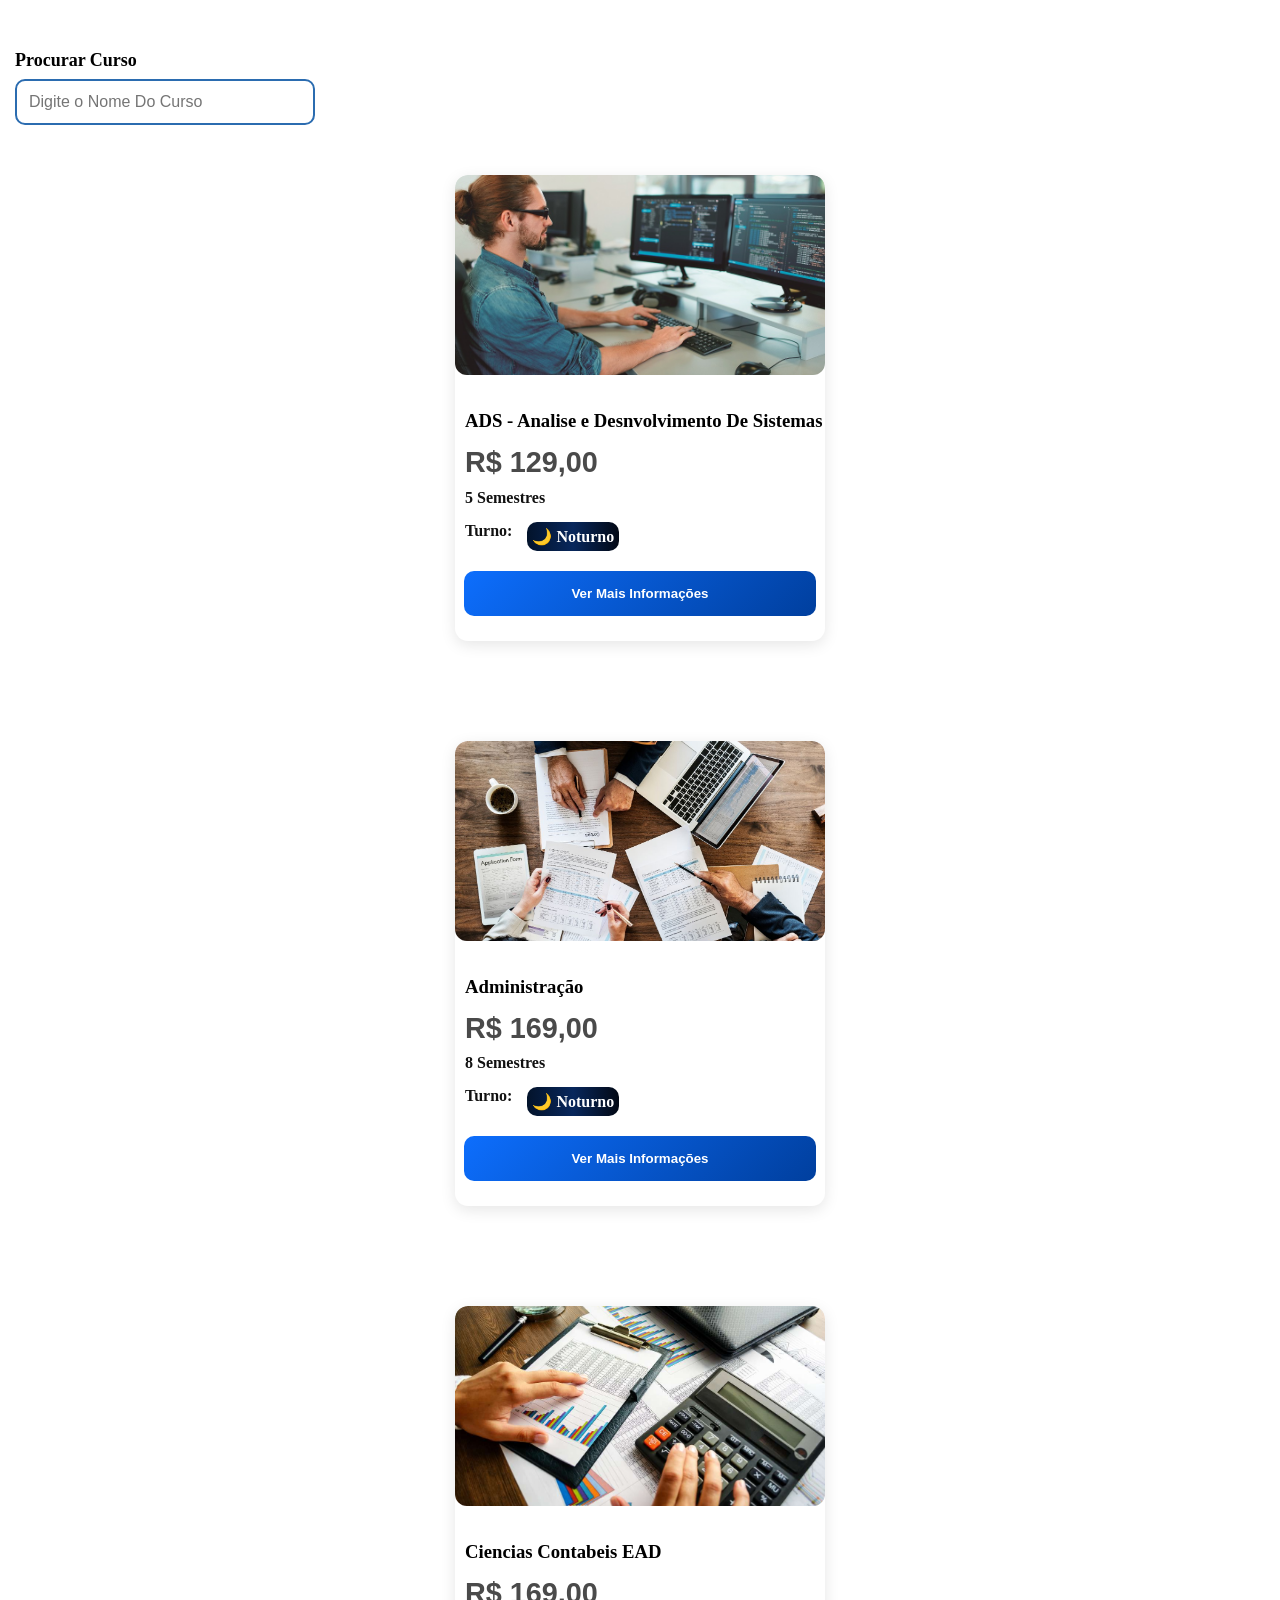
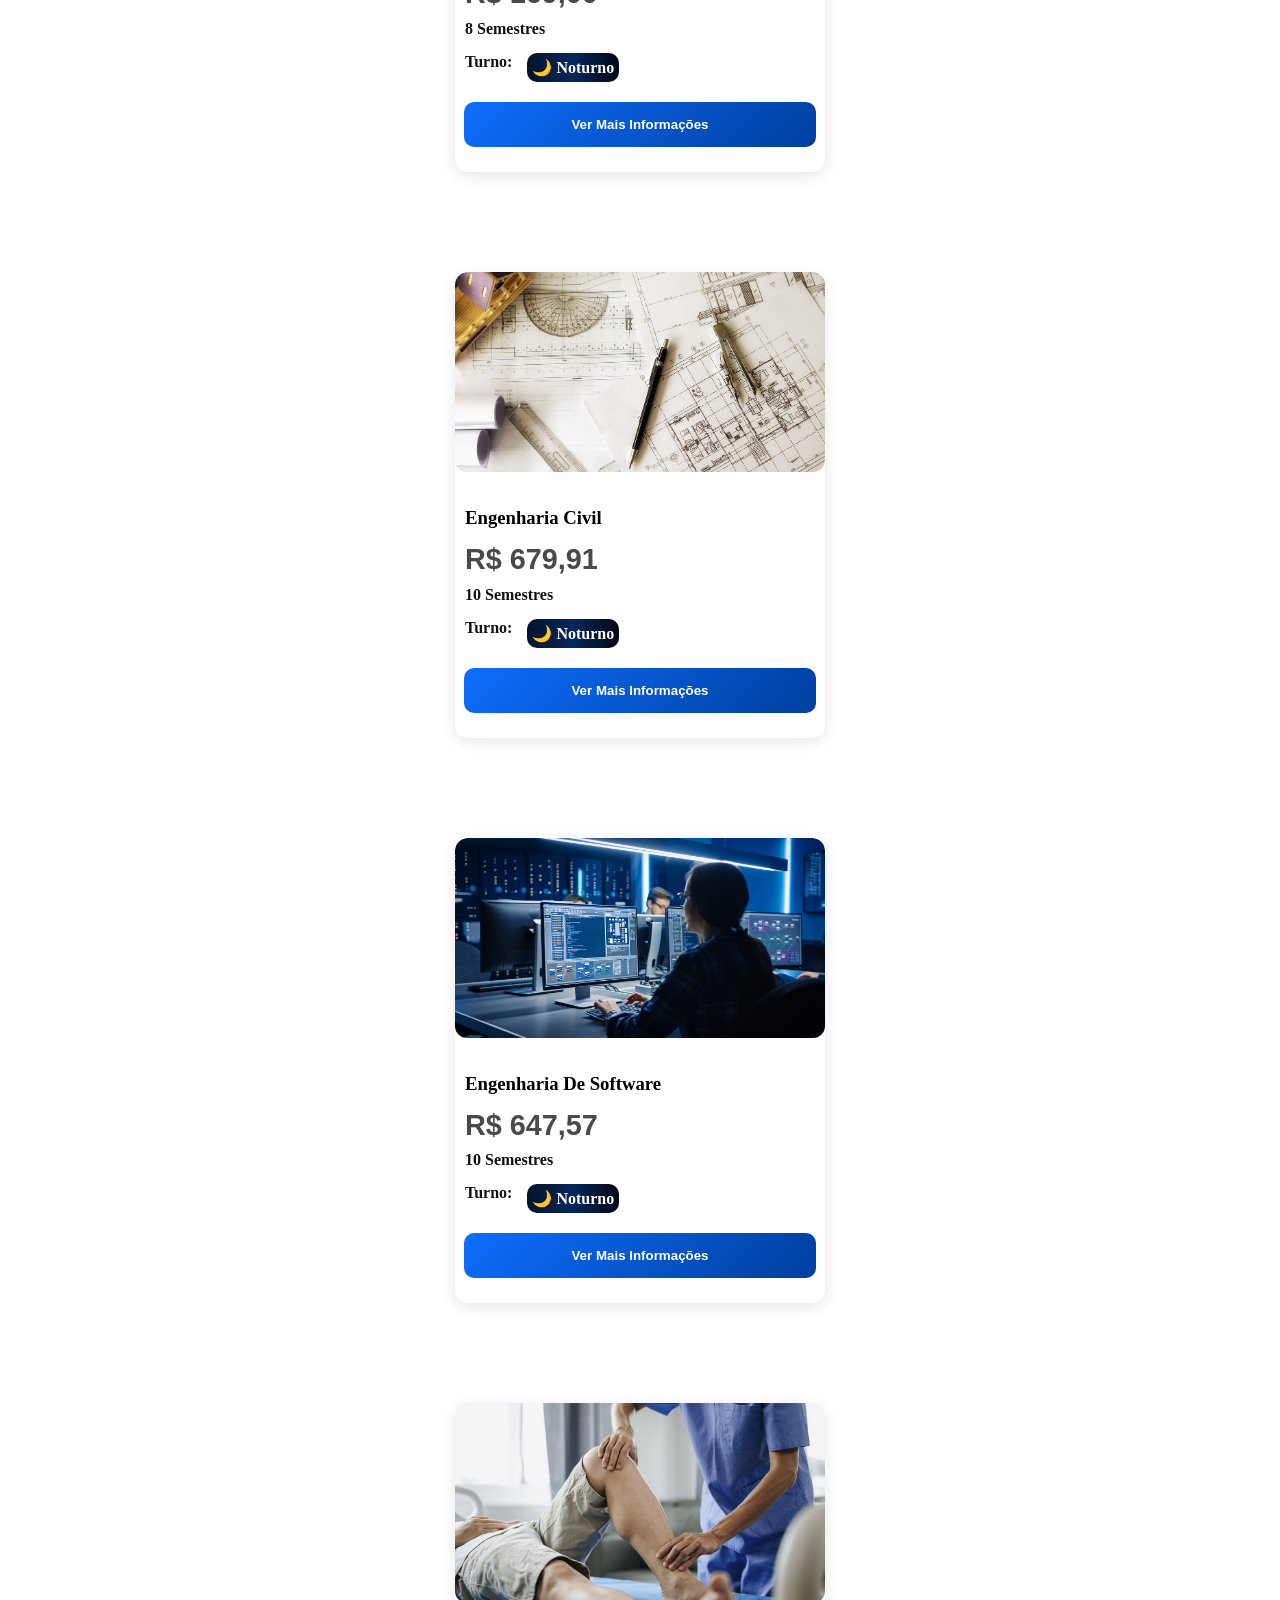
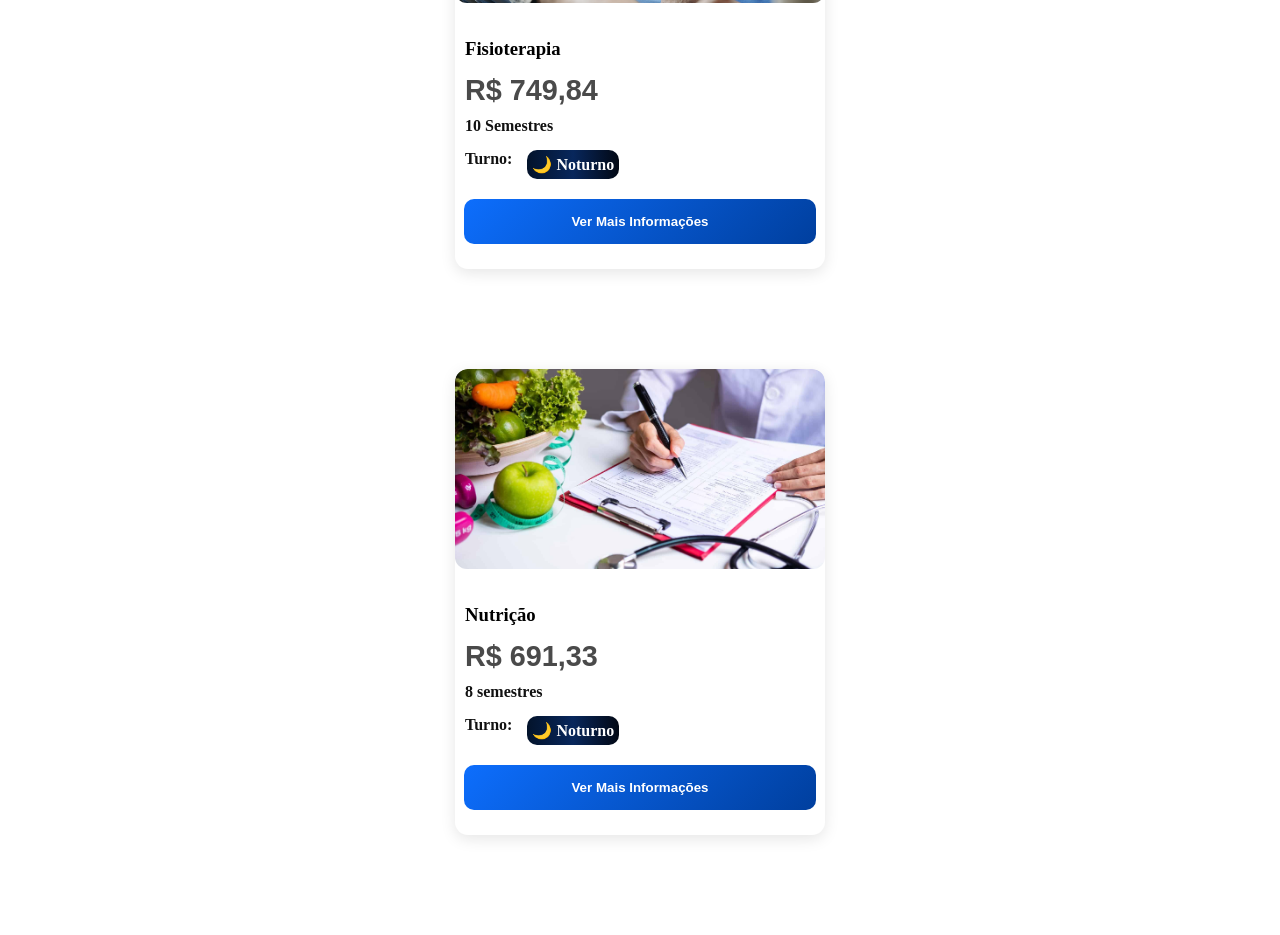
<file: cursos.html>
<!doctype html>
<html>
<head>
    <meta name ="viewport" content ="width = device-width, initial-scale = 1.0">
    <meta charset ="utf-8">
    <link rel ="stylesheet" href ="cursos.css">
</head>
<body>
    
<section class ="procurar-curso">
    <label for ="buscar-curso">Procurar Curso</label>
    <input type ="text" id="buscar-curso" placeholder ="Digite o Nome Do Curso">
</section>
  
  
<main>
<section class ="cursos">
    
    <div class ="curso">
        <img src ="img-curso-ads.png" alt ="" class ="img-curso">
        <h3>ADS - Analise e Desnvolvimento De Sistemas</h3>
        <h2>R$ 129,00</h2>
        <p>5 Semestres</p>
        <p>Turno: <span class ="tag"> 🌙 Noturno</span></p>
        <button class ="info-button">Ver Mais Informações</button>
    </div>
    
    <div class ="curso">
        <img src ="img-curso-adiministraçao.png" class ="img-curso">
        <h3>Administração</h3>
        <h2>R$ 169,00</h2>
        <p>8 Semestres</p>
         <p>Turno: <span class ="tag"> 🌙 Noturno</span></p>
        <button class ="info-button">Ver Mais Informações</button>
    </div>
    
    <div class ="curso">
        <img src ="img-curso-ciencia.png" class ="img-curso">
        <h3>Ciencias Contabeis EAD</h3>
        <h2>R$ 169,00</h2>
        <p>8 Semestres</p>
         <p>Turno: <span class ="tag"> 🌙 Noturno</span></p>
        <button class ="info-button">Ver Mais Informações</button>
    </div>
    
    <div class ="curso">
        <img src ="img-curso-engenharia.png" class ="img-curso">
        <h3>Engenharia Civil</h3>
        <h2>R$ 679,91</h2>
        <p>10 Semestres</p>
         <p>Turno: <span class ="tag"> 🌙 Noturno</span></p>
        <button class ="info-button">Ver Mais Informações</button>
    </div>
    
    <div class ="curso">
        <img src ="img-curso-software.png" class ="img-curso">
        <h3>Engenharia De Software</h3>
        <h2>R$ 647,57</h2>
        <p>10 Semestres</p>
         <p>Turno: <span class ="tag"> 🌙  Noturno</span></p>
        <button class ="info-button">Ver Mais Informações</button>
    </div>
    
    <div class ="curso">
        <img src ="img-curso-fisioterapia.png" class ="img-curso">
        <h3>Fisioterapia</h3>
        <h2>R$ 749,84</h2>
        <p>10 Semestres</p>
         <p>Turno: <span class ="tag">  🌙  Noturno</span></p>
        <button class ="info-button">Ver Mais Informações</button>
    </div>
    
    <div class ="curso">
        <img src ="img-curso-nutriçao.png" class ="img-curso">
        <h3>Nutrição</h3>
        <h2>R$ 691,33</h2>
        <p>8 semestres</p>
         <p>Turno: <span class ="tag">  🌙  Noturno</span></p>
        <button class ="info-button">Ver Mais Informações</button>
    </div>
    
</main>
</section>


<script src ="buscar-curso.js"></script>
</body>
</html>
</file>
<file: cursos.css>
* {
    margin: 0;
    padding: 0;
    box-sizing: border-box;
}

.procurar-curso {
    display: flex;
    flex-direction: column;
    gap: 8px;
    margin: 50px 0;
}

.procurar-curso label {
    font-size: 18px;
    font-weight: bold;
    margin-left: 15px;
}

.procurar-curso input {
    width: 100%;
    max-width: 300px;
    padding: 12px; 15px;
    border: 2px solid #2b6cb0;
    border-radius: 10px;
    outline: none;
    font-size: 16px;
    margin-left: 15px;
}

.procurar-curso input:focus {
    border-color: #f6c343;
    box-shadow: 0 0 8px rgba(246, 195, 67, 0.4);
}

.cursos {
    display: flex;
    flex-direction: column;
    justify-content: center;
    align-items: center;
    text-align: center;
    margin-top: 10px;
}

.img-curso {
    width: 100%;
    height: 200px;
    border-radius: 12px;
    object-fit: cover;
    display: block;
    margin-bottom: 35px;
}

.curso {
    background:  #fff;
    box-shadow: 0 4px 15px rgba(0,0,0,0.10);
    width: 370px;
    overflow: hidden;
    border-radius: 13px;
    margin-bottom: 100px;
    padding-bottom: 25px;
    transition: 0.3s;
}

.curso:hover {
    transform: translatey(-5px);
}

.curso h3 {
    display: flex;
    margin-left: 10px;
    font-weight: bold;
    margin-bottom: 15px;
    margin-top: 10px;
}

.curso h2 {
    display: flex;
    margin-left: 10px;
    margin-bottom: 10px;
    font-family: 'Poppins', sans-serif;
    font-size: 1.8rem;
    font-weight: 800;
    color: #4A4A4A;
    line-height: 1.1;
}

.curso p {
    display: flex;
    margin-left: 10px;
    margin-bottom: 15px;
    font-weight: bold;
    color: #111;
}

.tag {
    background: linear-gradient(90deg, #03132b, #08275c, #020814);
    display: inline-block;
    margin-left: 15px;
    padding: 5px;
    border-radius: 10px;
    color: white;
    font-weight: bold;
}

.info-button {
    background: linear-gradient(135deg, #0d6efd, #003f9e);
    color: white;
    font-weight: bold;
    width: 95%;
    display: flex;
    margin: 0 auto;
    justify-content: center;
    align-items: center;
    border: none;
    padding: 15px 30px;
    border-radius: 10px;
    margin-top: 20px;
    cursor: pointer;
    transition: 0.3s;
}

.info-button:hover {
    transform: translatey(-5px);
}
</file>
